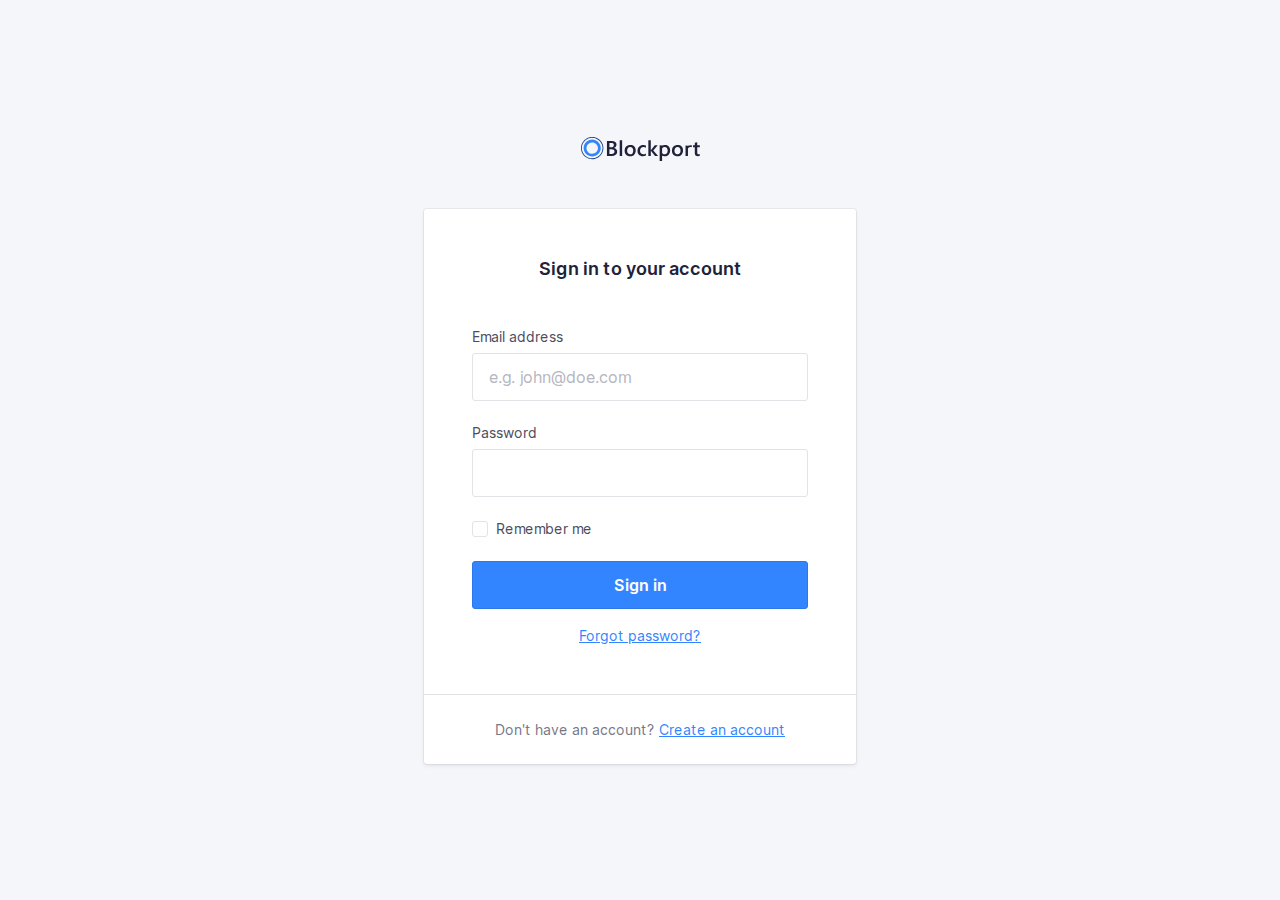
<file: index.html>
<!DOCTYPE html>
<html lang="en">
  <head>
    <meta charset="utf-8" />
    <meta http-equiv="x-ua-compatible" content="ie=edge" />
    <title>Blockport - Sign in</title>
    <meta name="description" content="This is my HTML5 boilerplate." />
    <meta name="viewport" content="width=device-width, initial-scale=1.0" />
    <meta name="msapplication-TileColor" content="#3385FF" />
    <meta name="theme-color" content="#3385FF" />

    <link rel="apple-touch-icon" sizes="180x180" href="apple-touch-icon.png" />
    <link rel="icon" type="image/png" sizes="32x32" href="favicon-32x32.png" />
    <link rel="icon" type="image/png" sizes="16x16" href="favicon-16x16.png" />
    <link rel="manifest" href="site.webmanifest" />
    <link rel="mask-icon" href="safari-pinned-tab.svg" color="#3385FF" />

    <link rel="stylesheet" href="css/normalize.css" />
    <link rel="stylesheet" href="css/screen.css" />

    <script src="script/app.js"></script>
  </head>
  <body>
    <section class="o-row o-row--lg o-row--login">
      <div class="o-container u-max-width-xs">
        <h1 class="c-logo">
          <svg
            class="c-logo__symbol"
            viewBox="0 0 119 24"
            xmlns="http://www.w3.org/2000/svg"
          >
            <path
              class="c-logo__path c-logo__path--1"
              d="M25.9496128,18.9917356 L25.9496128,4.04231406 L30.7396633,4.04231406 C32.19945,4.04231406 33.3560606,4.35834712 34.2094949,4.99041321 C35.0252057,5.55089835 35.5052521,6.4769114 35.4896465,7.4598347 C35.5056187,8.25676883 35.2485893,9.03557965 34.7604209,9.6694215 C34.2511175,10.3119823 33.5500641,10.7791057 32.7570539,11.0042975 L32.7570539,11.0459504 C33.6957957,11.1207168 34.5764055,11.5260387 35.2392256,12.1884297 C35.8602694,12.8310744 36.1707912,13.6667769 36.1707912,14.6955372 C36.1979832,15.9155062 35.6268682,17.0730015 34.6382155,17.8016529 C33.6205051,18.5950413 32.3363468,18.9917356 30.7857407,18.9917356 L25.9496128,18.9917356 Z M41.1511616,18.9918689 L38.6990404,18.9918689 L38.6990404,3.18727869 L41.1511616,3.18727869 L41.1511616,18.9918689 Z M49.1105387,19.2396694 C47.4477441,19.2396694 46.1195118,18.741157 45.1258418,17.7441322 C44.1321717,16.7471074 43.6360046,15.4247934 43.6373401,13.7771901 C43.6373401,11.9841322 44.1548767,10.5838017 45.1899495,9.57619833 C46.2250223,8.56859504 47.6200337,8.06479338 49.3749832,8.06479338 C51.0591469,8.06479338 52.3720202,8.55471073 53.3136027,9.53454547 C54.2551852,10.5143802 54.7226376,11.8730579 54.7159596,13.6105785 C54.7159596,15.313719 54.2091077,16.677686 53.195404,17.7024794 C52.1817003,18.7272727 50.8200787,19.2396694 49.1105387,19.2396694 Z M64.9231145,18.4998347 C63.986548,19.011405 62.9292595,19.2667693 61.8599663,19.2396694 C60.2572727,19.2396694 58.9657689,18.7444628 57.9854545,17.7540496 C57.0051402,16.7636364 56.5136477,15.4796694 56.5109764,13.9021488 C56.5109764,12.1434711 57.0385299,10.7312397 58.0936364,9.66545453 C59.1487429,8.59966942 60.5611166,8.0661157 62.3307576,8.06479338 C63.2258904,8.04636779 64.1144193,8.22027864 64.9351347,8.57454547 L64.9351347,10.8277686 C64.2490961,10.2941313 63.4035149,10.0011171 62.5310943,9.99471073 C61.5738178,9.96365776 60.6492491,10.3415166 59.9928283,11.0320661 C59.3330526,11.7236364 59.003165,12.6287603 59.003165,13.747438 C59.003165,14.8661157 59.3136869,15.7381818 59.9347306,16.3636364 C60.5557744,17.0023141 61.3891751,17.3216529 62.4349327,17.3216529 C63.3470917,17.3090469 64.2260005,16.9806241 64.9191077,16.3933884 L64.9191077,18.4998347 L64.9231145,18.4998347 Z M77.1256229,18.9918689 L74.0304209,18.9918689 L69.8393771,13.8605902 L69.7973064,13.8605902 L69.7973064,18.9918689 L67.3451852,18.9918689 L67.3451852,3.18727869 L69.7973064,3.18727869 L69.7973064,13.2039344 L69.8393771,13.2039344 L73.7980303,8.31462295 L76.7349663,8.31462295 L72.2814815,13.4718689 L77.1256229,18.9918689 Z M118.81569,18.8747107 C118.223016,19.1343064 117.578072,19.2557712 116.930522,19.2297521 C114.839007,19.2297521 113.793249,18.2380165 113.793249,16.2545455 L113.793249,10.2128926 L111.990219,10.2128926 L111.990219,8.31669423 L113.793249,8.31669423 L113.793249,5.84528927 L116.235354,5.15702479 L116.235354,8.31669423 L118.81569,8.31669423 L118.81569,10.2128926 L116.235354,10.2128926 L116.235354,15.5504132 C116.235354,16.1824793 116.351549,16.6340496 116.583939,16.905124 C116.81633,17.1761983 117.202312,17.3084298 117.741886,17.3018182 C118.130518,17.3099664 118.50999,17.1844984 118.81569,16.9467769 L118.81569,18.8647934 L118.81569,18.8747107 Z M109.678333,8.12826445 C110.052664,8.12904551 110.426384,8.1582218 110.796212,8.21553718 L110.796212,10.2961983 C110.392833,10.129817 109.958979,10.0480952 109.522071,10.0561983 C108.65244,10.0185786 107.815007,10.3854441 107.258266,11.0479339 C107.143588,11.1960713 107.043624,11.3548242 106.959764,11.5219835 L106.959764,18.9917356 L104.519663,18.9917356 L104.519663,8.37818184 L106.959764,8.66776859 L106.959764,8.67768594 C107.814579,8.30025824 108.742499,8.11272598 109.678333,8.12826445 Z M96.4320707,19.2396694 C94.7692761,19.2396694 93.4410438,18.741157 92.4473737,17.7441322 C91.4537037,16.7471074 90.9575366,15.4247934 90.9588721,13.7771901 C90.9588721,11.9841322 91.4764087,10.5838017 92.5114815,9.57619833 C93.5465543,8.56859504 94.9415657,8.06479338 96.6965152,8.06479338 C98.3806789,8.06479338 99.6935522,8.55471073 100.635135,9.53454547 C101.576717,10.5143802 102.04417,11.8730579 102.037492,13.6105785 C102.037492,15.313719 101.53064,16.677686 100.516936,17.7024794 C99.5032323,18.7272727 98.1416107,19.2396694 96.4320707,19.2396694 Z M87.7494781,9.53454547 C88.6883893,10.5157025 89.1578451,11.873719 89.1578451,13.608595 C89.1591806,15.3117355 88.6523287,16.6757025 87.6372896,17.7004959 C86.6222504,18.7252892 85.258625,19.2376859 83.5464141,19.2376859 C82.7065422,19.2489838 81.8737089,19.0847473 81.1023064,18.7557025 L81.1023064,23.8968595 L78.6622054,23.8968595 L78.6622054,8.31471073 L81.1023064,8.60429752 C81.9552279,8.23296681 82.8792553,8.04891403 83.8108586,8.06479338 C85.5017003,8.06479338 86.8145736,8.55471073 87.7494781,9.53454547 Z M96.5422559,9.99471073 C95.6726247,9.95709108 94.8351921,10.3239565 94.2784512,10.9864463 C93.7241864,11.6476033 93.4470539,12.5580165 93.4470539,13.7176859 C93.4470539,14.8363636 93.7275253,15.7170248 94.288468,16.3596694 C94.8529651,17.0028668 95.6823515,17.3568733 96.5422559,17.3216529 C97.5038721,17.3216529 98.2424466,17.0056198 98.7579798,16.3735537 C99.273513,15.7414876 99.5366216,14.8416529 99.5473064,13.6740496 C99.5473064,12.4998347 99.28954,11.5927273 98.7740067,10.9527273 C98.2584735,10.3127273 97.5145568,9.99338845 96.5422559,9.99471073 Z M28.4438047,6.03570248 L28.4438047,10.286281 L30.0645286,10.286281 C30.9353255,10.286281 31.6178058,10.0833058 32.1119697,9.67735538 C32.6061335,9.27140494 32.8532155,8.69619836 32.8532155,7.95173555 C32.8532155,6.67305785 31.9897643,6.03371902 30.262862,6.03371902 L28.4418013,6.03371902 L28.4438047,6.03570248 Z M28.4438047,12.2796694 L28.4438047,17.0082644 L30.5813973,17.0082644 C31.5163019,17.0082644 32.237514,16.7947108 32.7450337,16.3676033 C33.2602043,15.9259125 33.5416601,15.2742418 33.5083165,14.6003306 C33.5083165,13.0505785 32.4238271,12.2757025 30.2548485,12.2757025 L28.4518182,12.2757025 L28.4438047,12.2796694 Z M49.226734,9.99471073 C48.3571028,9.95709108 47.5196702,10.3239565 46.9629293,10.9864463 C46.4086646,11.6476033 46.131532,12.5580165 46.131532,13.7176859 C46.131532,14.8363636 46.4120034,15.7170248 46.9729461,16.3596694 C47.5370578,17.0036033 48.3664998,17.3583638 49.226734,17.3236364 C50.1883502,17.3236364 50.9269247,17.0076033 51.4424579,16.3755372 C51.9579912,15.7434711 52.2157576,14.8436364 52.2157576,13.6760331 C52.2157576,12.5018182 51.9579912,11.5947107 51.4424579,10.9547107 C50.9269247,10.3147108 50.1883502,9.99471073 49.226734,9.99471073 Z M85.8803367,16.3735537 C86.3958699,15.738843 86.6543043,14.8390083 86.6556397,13.6740496 C86.6556397,12.4985124 86.3978733,11.591405 85.8823401,10.9527273 C85.3668068,10.3140496 84.6282323,9.99471073 83.6666162,9.99471073 C82.796985,9.95709108 81.9595523,10.3239565 81.4028114,10.9864463 C81.2895823,11.124335 81.1896456,11.2724196 81.1043098,11.4287603 L81.1043098,15.9153719 C81.6149937,16.8312057 82.6094895,17.3774459 83.6646128,17.3216529 C84.626229,17.3216529 85.3648035,17.0056198 85.8803367,16.3735537 Z"
            ></path>
            <path
              class="c-logo__path c-logo__path--2"
              d="M11.1988215,19.5867769 C7.72899435,19.5891833 4.59940205,17.5218316 3.26949789,14.3488101 C1.93959376,11.1757885 2.67130845,7.5220381 5.12341434,5.09144786 C7.57552021,2.66085764 11.2650639,1.93214337 14.4714645,3.24513351 C17.6778651,4.55812363 19.7696074,7.65421885 19.771229,11.0895868 C19.7679239,15.7772288 15.9334776,19.5780304 11.1988215,19.5867769 Z M11.1988215,5.38314051 C8.86509736,5.38073339 6.75988968,6.77093308 5.86550131,8.90506387 C4.97111293,11.0391947 5.46382249,13.496632 7.11372873,15.1307206 C8.76363496,16.7648092 11.2455511,17.2534798 13.4013998,16.3687158 C15.5572486,15.4839518 16.962125,13.4001349 16.9605051,11.0895868 C16.9572,7.93949107 14.3805102,5.38572999 11.1988215,5.37917355 L11.1988215,5.38314051 Z"
            ></path>
            <path
              class="c-logo__path c-logo__path--3"
              d="M21.2917845,15.8796694 C21.3118182,15.8380165 21.3358586,15.8023141 21.3558923,15.7606612 C22.6443671,13.0744887 22.7786498,9.98607785 21.7280964,7.20021549 C20.6775431,4.41435317 18.5317957,2.16875244 15.7805219,0.975867769 L15.7805219,0.96 C15.6683333,0.910413222 15.5541414,0.874710744 15.4419529,0.82909091 C15.2937037,0.767603308 15.1434512,0.710082645 14.9931987,0.656528927 C14.792862,0.583140496 14.5925253,0.517685949 14.378165,0.458181816 C14.2319192,0.414545453 14.0856734,0.374876033 13.9394276,0.337190082 C13.7203928,0.281652893 13.501358,0.23338843 13.2823232,0.192396694 C13.1480976,0.16661157 13.0138721,0.144793388 12.8816498,0.124958678 C12.6546016,0.0905785125 12.4275533,0.0634710744 12.2005051,0.0436363637 C12.0762963,0.0337190082 11.9500842,0.0238016529 11.8258754,0.0178512397 C11.5881425,0.00462809917 11.3510774,-0.000661157024 11.1146801,0.00198347107 C10.988468,0.00198347107 10.8622559,0.00198347107 10.7380471,0.0119008265 C10.5076599,0.0218181818 10.2792761,0.0376859504 10.0528956,0.0614876034 C9.9146633,0.0753719009 9.77843434,0.0932231406 9.64220539,0.113057851 C9.44186869,0.142809918 9.22350168,0.176528926 9.01715488,0.218181818 C8.86089226,0.249917356 8.70462963,0.283636364 8.548367,0.321322314 C8.39210438,0.359008265 8.18575758,0.412561983 8.00745791,0.466115701 C7.82915825,0.519669423 7.65286195,0.577190081 7.47656566,0.638677688 C7.30026936,0.70016529 7.17405724,0.747768594 7.02580808,0.807272727 C6.82547138,0.884628098 6.63715488,0.969917355 6.44483165,1.05719008 C6.31861953,1.11471074 6.19441077,1.17421488 6.07220539,1.23768595 C5.87186869,1.34082644 5.67153199,1.45190082 5.47119529,1.56694215 C5.36301347,1.63041322 5.25683502,1.69586777 5.15065657,1.76528926 C4.95165543,1.89752066 4.75666107,2.02975207 4.5656734,2.16198347 C4.46416949,2.23603306 4.36400114,2.31140496 4.26516835,2.38809918 C4.07952302,2.52958678 3.89721661,2.67834711 3.71824916,2.83438017 C3.61607744,2.92363636 3.51791246,3.0168595 3.41774411,3.11008265 C3.25747475,3.26347108 3.10121212,3.42214876 2.94895623,3.5861157 C2.84678451,3.69719008 2.74861953,3.81024794 2.64845118,3.92528926 C2.51021886,4.08793389 2.37599327,4.25454547 2.24777778,4.42512397 C2.15161616,4.55206611 2.05946128,4.68099175 1.96930976,4.82181816 C1.90119529,4.92099175 1.82506734,5.0201653 1.75895623,5.11537188 C1.69284512,5.2105785 1.65878788,5.29190081 1.60670034,5.37917355 C1.53457912,5.49818184 1.46446128,5.61917355 1.40636364,5.74214876 C1.28415825,5.96231406 1.16796296,6.18446282 1.06178451,6.40859504 C1.02372054,6.44826445 0.995673401,6.49586778 0.981649832,6.54148761 C0.967626263,6.58710744 0.939579125,6.65454547 0.915538721,6.71008265 C0.808692479,6.95471075 0.711863077,7.20132232 0.625050505,7.44991735 C0.588989899,7.55438018 0.55426487,7.65884298 0.520875421,7.76330577 C0.444747475,8.00528927 0.377968575,8.24793388 0.320538721,8.49123966 C0.291156005,8.61157023 0.263776655,8.73190084 0.238400673,8.85223141 C0.191655443,9.07966942 0.152255892,9.30710742 0.12020202,9.53454547 C0.10016835,9.67338842 0.0821380471,9.81024795 0.0681144781,9.9490909 C0.0460774411,10.1613223 0.0320538721,10.3715703 0.022037037,10.5838017 C0.022037037,10.7365289 0.010016835,10.8872727 0.010016835,11.04 C0.010016835,11.2383471 0.010016835,11.4366942 0.026043771,11.6350413 C0.026043771,11.7917356 0.0440740741,11.9484297 0.0580976431,12.105124 C0.0761279461,12.3034711 0.104175084,12.5018182 0.132222222,12.7001653 C0.146245791,12.8429752 0.18030303,13.0036364 0.2003367,13.1543802 C0.238400673,13.3527273 0.286481481,13.5510744 0.336565657,13.7494215 C0.380639731,13.8961983 0.406683502,14.0330579 0.446750842,14.1758678 C0.506851852,14.3742149 0.576969697,14.5844628 0.647087542,14.7867769 C0.693164983,14.9157025 0.739242424,15.0446281 0.789326599,15.1715703 C0.871464646,15.3699174 0.963619529,15.5801653 1.05777778,15.7804959 C1.11387205,15.8995041 1.16996633,16.0185124 1.23006734,16.1355372 C1.33223906,16.3338843 1.44242424,16.5322314 1.55461279,16.7166942 C1.62473064,16.8357025 1.69484848,16.9527273 1.76897306,17.0677686 C1.88316498,17.2442975 2.00537037,17.4168595 2.12957912,17.587438 C2.21973064,17.7123967 2.31188552,17.8353719 2.40804714,17.9563636 C2.50420875,18.0773554 2.65646465,18.2519008 2.78468013,18.3966942 C2.91289562,18.5414876 3.02308081,18.6644628 3.14929293,18.7933884 C3.27550505,18.9223141 3.3876936,19.027438 3.51190236,19.1424794 C3.63611111,19.2575206 3.81841751,19.4241322 3.98069024,19.5590082 C4.09287879,19.6522314 4.20907407,19.7434711 4.32727273,19.8327273 C4.50957912,19.9735537 4.69388889,20.1084297 4.88621212,20.2294215 C4.9362963,20.2631405 4.98037037,20.3008265 5.03045455,20.3345455 C7.52290169,21.989742 10.5859073,22.5756212 13.5217147,21.9587191 C16.4575222,21.3418171 19.0161165,19.5746694 20.6146465,17.0598347 L20.6266667,17.0598347 C20.6647306,17.0003306 20.6947811,16.9368595 20.7328451,16.8753719 C20.8149832,16.7424794 20.8911111,16.6036364 20.9692424,16.4647934 C21.0854377,16.2763636 21.1936195,16.08 21.2917845,15.8796694 Z M6.96771044,20.4198347 C6.40765296,20.1694737 5.87129224,19.8701033 5.36501684,19.5252893 C5.18671717,19.4042975 5.01442761,19.2773554 4.84614478,19.1464463 C4.73996633,19.065124 4.63378788,18.9818182 4.53161616,18.8965289 C4.38136364,18.7715703 4.23912458,18.6406612 4.09888889,18.5097521 C3.9586532,18.378843 3.87451178,18.2995041 3.76632997,18.1884297 C3.65814815,18.0773554 3.53794613,17.9444628 3.42976431,17.8214876 C3.32158249,17.6985124 3.19737374,17.5557025 3.08718855,17.4247934 C2.97700337,17.2938843 2.91489899,17.1986777 2.83075758,17.0836364 C2.71656566,16.9249587 2.60237374,16.766281 2.49819865,16.6036364 C2.43008418,16.4965289 2.36597643,16.3894215 2.29786195,16.2803306 C2.19368687,16.1038017 2.09752525,15.9252893 1.9973569,15.7447934 C1.94126263,15.6376859 1.89117845,15.528595 1.83909091,15.4195041 C1.7609596,15.2231405 1.67681818,15.0386777 1.60069024,14.8482644 C1.55461279,14.7332231 1.51454545,14.6161983 1.47247475,14.501157 C1.40436027,14.3127273 1.34025253,14.1242975 1.28415825,13.9319008 C1.24609428,13.8029752 1.2140404,13.6760331 1.18198653,13.5490909 C1.13590909,13.3626446 1.09183502,13.1761983 1.05577441,12.9897521 C1.02973064,12.8429752 1.0076936,12.7140496 0.981649832,12.5771901 C0.953602694,12.3927273 0.92956229,12.2082644 0.911531987,12.0218182 C0.897508418,11.8809918 0.889494949,11.7401653 0.881481481,11.5993388 C0.881481481,11.4109091 0.865454545,11.2224794 0.865454545,11.0340496 C0.865454545,10.8971901 0.865454545,10.7603306 0.877474747,10.6254545 C0.877474747,10.4271074 0.899511785,10.2287603 0.919545455,10.0304132 C0.931565657,9.90743803 0.94959596,9.78247936 0.965622896,9.65950414 C0.995673401,9.44528927 1.03173401,9.23107436 1.07580808,9.01884299 C1.09784512,8.91173555 1.12188552,8.80462812 1.14792929,8.69950414 C1.20402357,8.47074382 1.27080247,8.24330577 1.34826599,8.01719009 C1.37764871,7.9246281 1.408367,7.83206612 1.44042088,7.73950414 C1.52189113,7.50545453 1.61204265,7.2740496 1.71087542,7.04528927 C1.75094276,6.95206611 1.7910101,6.86082645 1.83508418,6.76958679 C1.93525253,6.55537188 2.03542088,6.3490909 2.15762626,6.14479338 C2.21973064,6.03570248 2.27983165,5.92661158 2.34594276,5.81752064 C2.45412458,5.63900825 2.5683165,5.46644628 2.68651515,5.29586778 C2.7686532,5.17685949 2.85279461,5.0598347 2.93893939,4.94479338 C3.06047699,4.7847934 3.18602133,4.62876031 3.31557239,4.47669423 C3.40505612,4.36826447 3.49520763,4.26710742 3.58602694,4.17322312 C3.73026936,4.01983471 3.87718294,3.86842975 4.02676768,3.71900826 C4.11491582,3.63438017 4.20506734,3.55173554 4.29722222,3.47107438 C4.46016275,3.32694215 4.62710998,3.18809917 4.79806397,3.05454545 C4.88754769,2.98446281 4.978367,2.91834711 5.07052189,2.85619835 C5.24815375,2.72396694 5.42912458,2.60099173 5.61343434,2.48727273 C5.71093152,2.42512397 5.80909651,2.36561983 5.90792929,2.30876033 C6.09090349,2.20165289 6.27654882,2.09983471 6.46486532,2.00330579 C6.57705387,1.94644628 6.69057799,1.89157025 6.80543771,1.83867769 C6.98306957,1.75669422 7.16203704,1.67933884 7.34234007,1.60661157 C7.47589785,1.55239669 7.61413018,1.50082645 7.75703704,1.45190082 C7.91864196,1.39504132 8.08225029,1.34214876 8.24786195,1.29322314 C8.41347361,1.24429752 8.57975307,1.2 8.74670034,1.16033058 C8.8896072,1.12595041 9.03318182,1.09421488 9.17742424,1.06512397 C9.36841191,1.02677686 9.56073514,0.994380165 9.75439394,0.967933885 C9.87993826,0.950743802 10.0061504,0.934876033 10.1330303,0.920330577 C10.3440516,0.899173554 10.5557407,0.883966942 10.7680976,0.874710744 L11.1126768,0.874710744 C11.3317116,0.874710744 11.5514141,0.880000001 11.7717845,0.890578513 L12.1143603,0.914380167 C12.3307239,0.932892563 12.5464197,0.958677687 12.7614478,0.991735538 C12.8829854,1.01024793 13.004523,1.0307438 13.1260606,1.05322314 C13.330404,1.09157025 13.5347475,1.13652893 13.7390909,1.18809918 C13.8713131,1.22181818 14.0035354,1.25752066 14.1397643,1.29719008 C14.3320875,1.35404959 14.523743,1.41619835 14.7147306,1.48363636 C14.8509596,1.53322314 14.9851852,1.58479339 15.115404,1.64033058 C17.755199,2.69780719 19.8336285,4.79210648 20.8551251,7.42387715 C21.8766218,10.0556478 21.7496417,12.9890377 20.5044613,15.5246281 C20.4123064,15.7229752 20.3041246,15.8975206 20.207963,16.08 C20.1378451,16.2029752 20.0697306,16.3279339 19.9956061,16.4489256 C17.2731751,20.8198837 11.7011151,22.517402 6.96771044,20.4178512 L6.96771044,20.4198347 Z"
            ></path>
          </svg>
        </h1>
        <form class="c-card" action="#">
          <div class="c-card__body">
            <h2 class="c-card__title">Sign in to your account</h2>
            <p class="c-form-field">
              <label class="c-label" for="username">
                <span class="js-errorMessageEmail"> </span>Email address
              </label>
              <input
                class="c-input"
                type="email"
                name="username"
                id="username"
                placeholder="e.g. john@doe.com"
                required
              />
            </p>
            <p class="c-form-field">
              <label class="c-label" for="password"
                ><span class="js-errorMessagePassword"> </span> Password
              </label>
              <input
                class="c-input"
                type="password"
                name="password"
                id="password"
                required
              />
            </p>
            <!-- Custom checkbox -->
            <p class="c-form-field c-form-field--option">
              <input
                class="o-hide-accessible c-option c-option--hidden js-remember-input"
                type="checkbox"
                id="customRememberme"
              />
              <label
                class="c-label c-label--option c-custom-option js-remember-label"
                for="customRememberme"
              >
                <span
                  class="c-custom-option__fake-input c-custom-option__fake-input--checkbox"
                >
                  <svg
                    class="c-custom-option__symbol"
                    xmlns="http://www.w3.org/2000/svg"
                    viewBox="0 0 9 6.75"
                  >
                    <path
                      d="M4.75,9.5a1,1,0,0,1-.707-.293l-2.25-2.25A1,1,0,1,1,3.207,5.543L4.75,7.086,8.793,3.043a1,1,0,0,1,1.414,1.414l-4.75,4.75A1,1,0,0,1,4.75,9.5"
                      transform="translate(-1.5 -2.75)"
                    />
                  </svg>
                </span>
                Remember me
              </label>
            </p>
            <p class="u-mb-md">
              <!-- Button -->
              <button class="o-button-reset c-button js-sign-in-button">
                Sign in
              </button>
            </p>
            <p class="u-text-sm u-align-text-center">
              <a href="#!"> Forgot password? </a>
            </p>
          </div>
          <div class="c-card__footer">
            <p class="u-align-text-center u-text-sm u-color-neutral-dark">
              Don't have an account? <a href="#">Create an account</a>
            </p>
          </div>
        </form>
      </div>
    </section>
  </body>
</html>
</file>
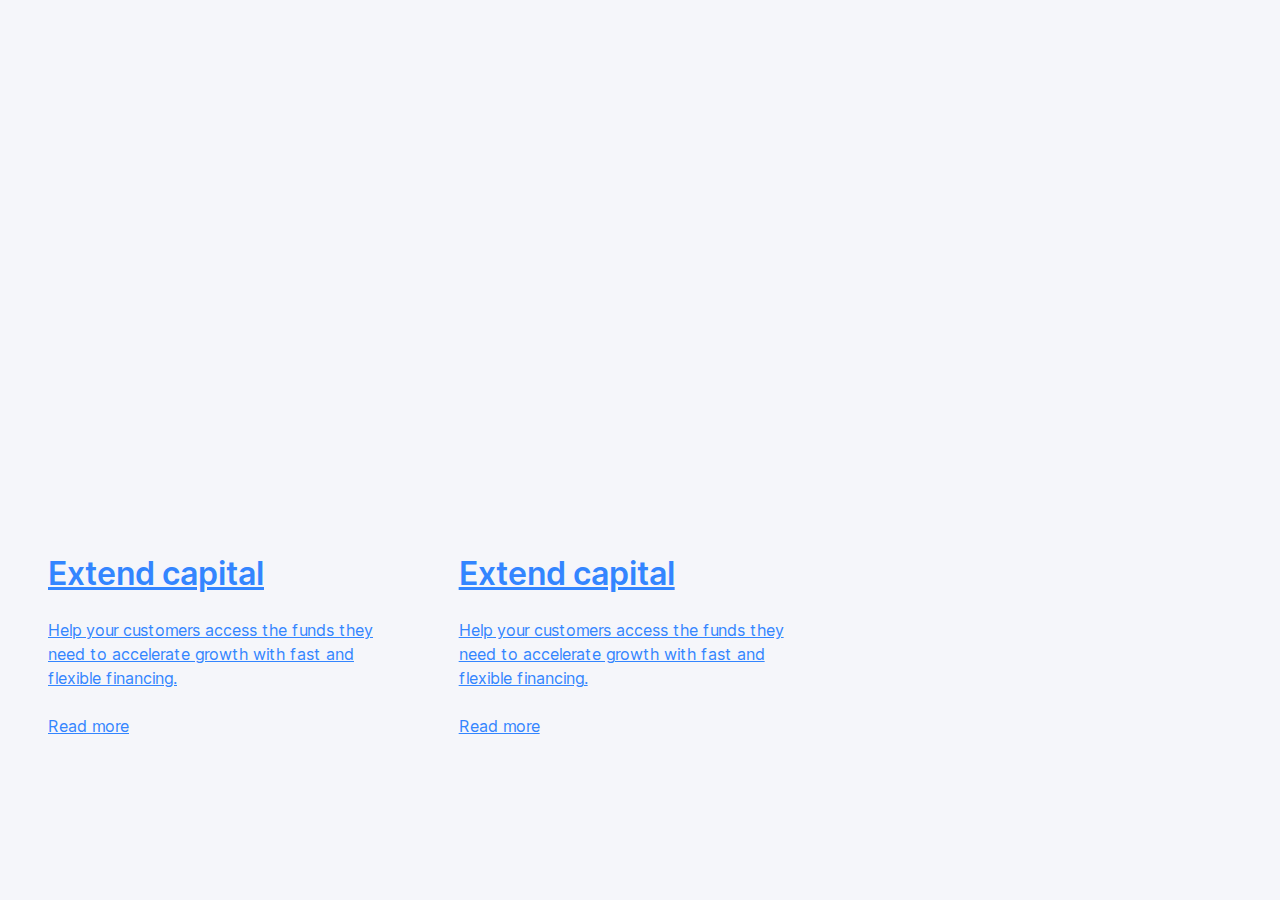
<file: cards.html>
<!doctype html>
<html lang="en">
    <head>
        <meta charset="utf-8">
        <meta http-equiv="x-ua-compatible" content="ie=edge">
        <title>Blockport - Sign in</title>
        <meta name="description" content="This is my HTML5 boilerplate.">
        <meta name="viewport" content="width=device-width, initial-scale=1.0">
        <meta name="msapplication-TileColor" content="#3385FF">
        <meta name="theme-color" content="#3385FF">

        <link rel="apple-touch-icon" sizes="180x180" href="apple-touch-icon.png">
        <link rel="icon" type="image/png" sizes="32x32" href="favicon-32x32.png">
        <link rel="icon" type="image/png" sizes="16x16" href="favicon-16x16.png">
        <link rel="manifest" href="site.webmanifest">
        <link rel="mask-icon" href="safari-pinned-tab.svg" color="#3385FF">

        <link rel="stylesheet" href="css/normalize.css">
		<link rel="stylesheet" href="css/screen.css">
    </head>
    <body>
        <section class="o-row o-row--lg o-row--login">
            <div class="o-container">
                <div class="o-layout o-layout--gutter-lg">
                    <div class="o-layout__item u-1-of-3-bp3">
                        <a href="#!" class="c-tent">
                            <div class="c-tent__icon-wrapper">
                                <svg class="c-tent__icon c-icon" xmlns="http://www.w3.org/2000/svg" viewBox="0 0 48 48">
                                    <g fill="none" fill-rule="evenodd">
                                        <circle class="c-icon__path c-icon__path--color-1" cx="24" cy="24" r="23"></circle>
                                        <path class="c-icon__path c-icon__path--color-2" d="M23.03 36v-3.74a11.64 11.64 0 0 1-3.77-1.07v-3.07a8.36 8.36 0 0 0 4.56 1.5c1.67 0 2.82-.86 2.82-2.11 0-3.15-7.64-1.62-7.64-7.12 0-2.25 1.59-3.94 4.03-4.48V12h2.84v3.74c1.1.1 2.23.38 3.36.9v2.98a8 8 0 0 0-4.15-1.25c-1.6 0-2.72.77-2.72 1.97 0 3 7.64 1.46 7.64 7.11 0 2.33-1.62 4.1-4.13 4.66V36h-2.84z">
                                        </path>
                                    </g>
                                </svg>
                            </div>
                            <div class="c-tent__body">
                                <div class="c-tent__content">
                                    <h2 class="c-tent__title">
                                        Extend capital
                                    </h2>
                                    <p>
                                        Help your customers access the funds they need to accelerate growth with fast and flexible financing.
                                    </p>
                                </div>
                                <div class="c-tent__action">
                                    Read more
                                </div>
                            </div>                           
                        </a>
                    </div>
                    <div class="o-layout__item u-1-of-3-bp3">
                        <a href="#!" class="c-tent">
                            <div class="c-tent__icon-wrapper">
                                <svg class="c-tent__icon c-icon" xmlns="http://www.w3.org/2000/svg" viewBox="0 0 48 48">
                                    <g fill="none" transform="translate(1 8)">
                                        <path class="c-icon__path c-icon__path--color-1"
                                            d="M44,32 L13,32 C11.8954305,32 11,31.1045695 11,30 L11,19.2 L33.455,19.2 L33.455,18 L46,18 L46,30 C46,31.1045695 45.1045695,32 44,32 Z M33.455,9 L44,9 C45.1045695,9 46,9.8954305 46,11 L46,13 L33.455,13 L33.455,9 Z">
                                        </path>
                                        <path class="c-icon__path c-icon__path--color-2"
                                            d="M33,23 L2,23 C0.8954305,23 0,22.1045695 0,21 L0,2 C0,0.8954305 0.8954305,0 2,0 L33,0 C34.1045695,0 35,0.8954305 35,2 L35,21 C35,22.1045695 34.1045695,23 33,23 Z M10,7 C10,6.44771525 9.55228475,6 9,6 L4,6 C3.44771525,6 3,6.44771525 3,7 L3,10 C3,10.5522847 3.44771525,11 4,11 L9,11 C9.55228475,11 10,10.5522847 10,10 L10,7 Z">
                                        </path>
                                    </g>
                                </svg>
                            </div>
                            <div class="c-tent__body">
                                <div class="c-tent__content">
                                    <h2 class="c-tent__title">
                                        Extend capital
                                    </h2>
                                    <p>
                                        Help your customers access the funds they need to accelerate growth with fast and flexible financing.
                                    </p>
                                </div>
                                <div class="c-tent__action">
                                    Read more
                                </div>
                            </div>                           
                        </a>
                    </div>
                </div>                
            </div>
        </section>
    </body>
</html>
</file>
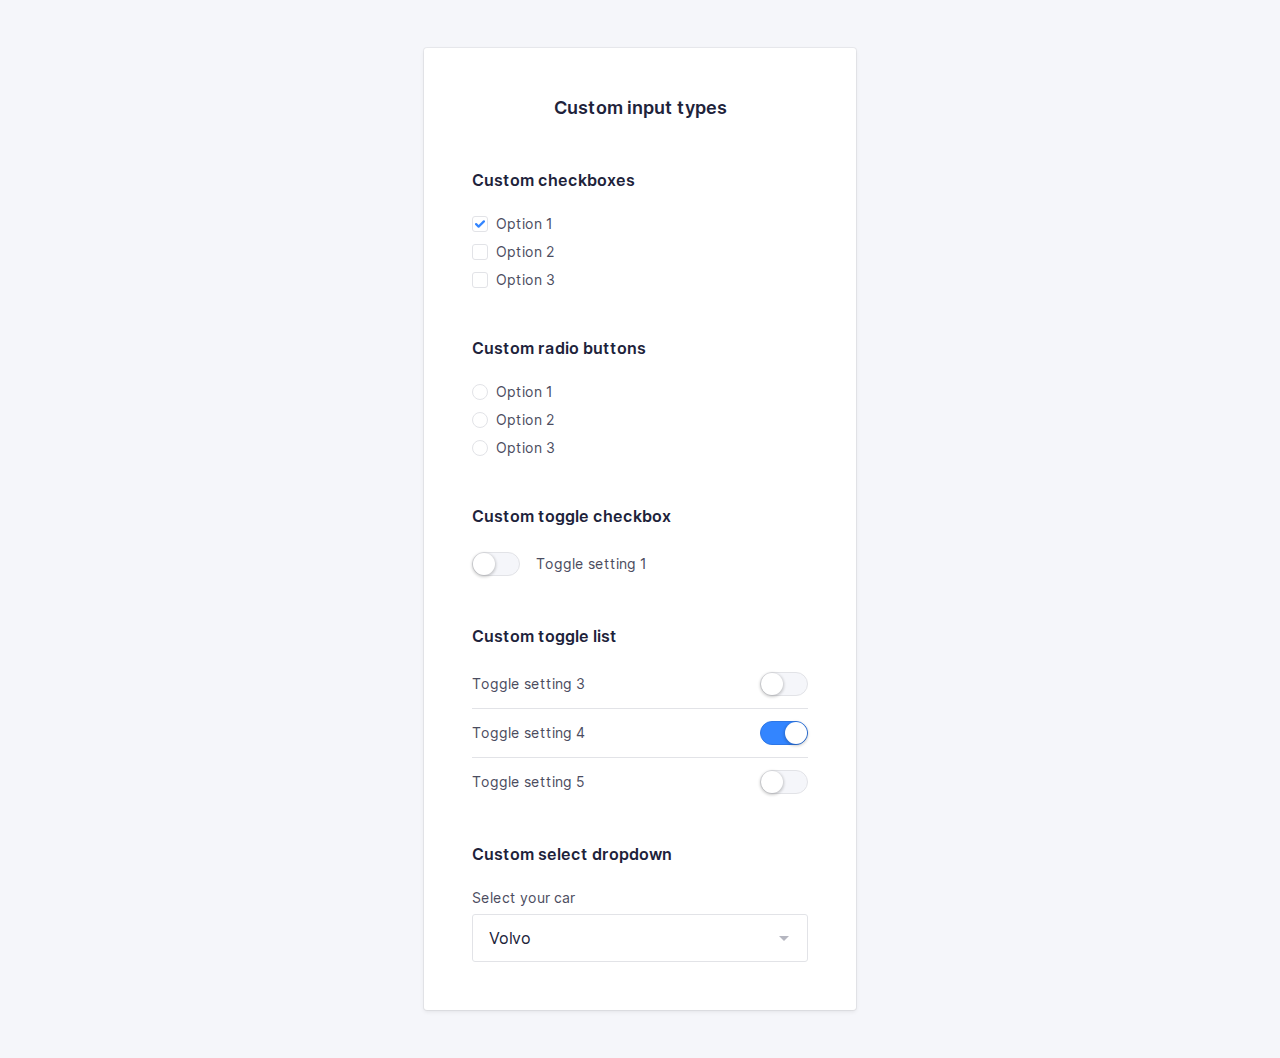
<file: inputs.html>
<!doctype html>
<html lang="en">

<head>
    <meta charset="utf-8">
    <meta http-equiv="x-ua-compatible" content="ie=edge">
    <title>Blockport - Custom input types</title>
    <meta name="description" content="This is my HTML5 boilerplate.">
    <meta name="viewport" content="width=device-width, initial-scale=1.0">
    <meta name="msapplication-TileColor" content="#3385FF">
    <meta name="theme-color" content="#3385FF">

    <link rel="apple-touch-icon" sizes="180x180" href="apple-touch-icon.png">
    <link rel="icon" type="image/png" sizes="32x32" href="favicon-32x32.png">
    <link rel="icon" type="image/png" sizes="16x16" href="favicon-16x16.png">
    <link rel="manifest" href="site.webmanifest">
    <link rel="mask-icon" href="safari-pinned-tab.svg" color="#3385FF">

    <link rel="stylesheet" href="css/normalize.css">
    <link rel="stylesheet" href="css/screen.css">
</head>

<body>
    <section class="o-row o-row--lg o-row--login o-row--beta">
        <div class="o-container u-max-width-xs">
            <form class="c-card" action="#">
                <div class="c-card__body">
                    <h2 class="c-card__title">
                        Custom input types
                    </h2>
                    <div class="o-section">
                        <!-- Custom checkboxes -->
                        <h5>
                            Custom checkboxes
                        </h5>
                        <ul class="o-list c-option-list">
                            <li class="c-form-field c-form-field--option c-option-list__item">
                                <input class="o-hide-accessible c-option c-option--hidden" type="checkbox"
                                    id="checkbox1" checked>
                                <label class="c-label c-label--option c-custom-option" for="checkbox1">
                                    <span class="c-custom-option__fake-input c-custom-option__fake-input--checkbox">
                                        <svg class="c-custom-option__symbol" xmlns="http://www.w3.org/2000/svg"
                                            viewBox="0 0 9 6.75">
                                            <path
                                                d="M4.75,9.5a1,1,0,0,1-.707-.293l-2.25-2.25A1,1,0,1,1,3.207,5.543L4.75,7.086,8.793,3.043a1,1,0,0,1,1.414,1.414l-4.75,4.75A1,1,0,0,1,4.75,9.5"
                                                transform="translate(-1.5 -2.75)" />
                                        </svg>
                                    </span>
                                    Option 1
                                </label>
                            </li>
                            <li class="c-form-field c-form-field--option c-option-list__item">
                                <input class="o-hide-accessible c-option c-option--hidden" type="checkbox"
                                    id="checkbox2">
                                <label class="c-label c-label--option c-custom-option" for="checkbox2">
                                    <span class="c-custom-option__fake-input c-custom-option__fake-input--checkbox">
                                        <svg class="c-custom-option__symbol" xmlns="http://www.w3.org/2000/svg"
                                            viewBox="0 0 9 6.75">
                                            <path
                                                d="M4.75,9.5a1,1,0,0,1-.707-.293l-2.25-2.25A1,1,0,1,1,3.207,5.543L4.75,7.086,8.793,3.043a1,1,0,0,1,1.414,1.414l-4.75,4.75A1,1,0,0,1,4.75,9.5"
                                                transform="translate(-1.5 -2.75)" />
                                        </svg>
                                    </span>
                                    Option 2
                                </label>
                            </li>
                            <li class="c-form-field c-form-field--option c-option-list__item">
                                <input class="o-hide-accessible c-option c-option--hidden" type="checkbox"
                                    id="checkbox3">
                                <label class="c-label c-label--option c-custom-option" for="checkbox3">
                                    <span class="c-custom-option__fake-input c-custom-option__fake-input--checkbox">
                                        <svg class="c-custom-option__symbol" xmlns="http://www.w3.org/2000/svg"
                                            viewBox="0 0 9 6.75">
                                            <path
                                                d="M4.75,9.5a1,1,0,0,1-.707-.293l-2.25-2.25A1,1,0,1,1,3.207,5.543L4.75,7.086,8.793,3.043a1,1,0,0,1,1.414,1.414l-4.75,4.75A1,1,0,0,1,4.75,9.5"
                                                transform="translate(-1.5 -2.75)" />
                                        </svg>
                                    </span>
                                    Option 3
                                </label>
                            </li>
                        </ul>
                    </div>
                    <div class="o-section">
                        <!-- Custom radio buttons -->
                        <h5>
                            Custom radio buttons
                        </h5>
                        <ul class="o-list c-option-list">
                            <li class="c-form-field c-form-field--option c-option-list__item">
                                <input class="o-hide-accessible c-option c-option--hidden" type="radio" name="radios"
                                    id="radio1">
                                <label class="c-label c-label--option c-custom-option" for="radio1">
                                    <span class="c-custom-option__fake-input c-custom-option__fake-input--radio">
                                        <span class="c-custom-option__symbol"></span>
                                    </span>
                                    Option 1
                                </label>
                            </li>
                            <li class="c-form-field c-form-field--option c-option-list__item">
                                <input class="o-hide-accessible c-option c-option--hidden" type="radio" name="radios"
                                    id="radio2">
                                <label class="c-label c-label--option c-custom-option" for="radio2">
                                    <span class="c-custom-option__fake-input c-custom-option__fake-input--radio">
                                        <span class="c-custom-option__symbol"></span>
                                    </span>
                                    Option 2
                                </label>
                            </li>
                            <li class="c-form-field c-form-field--option c-option-list__item">
                                <input class="o-hide-accessible c-option c-option--hidden" type="radio" name="radios"
                                    id="radio3">
                                <label class="c-label c-label--option c-custom-option" for="radio3">
                                    <span class="c-custom-option__fake-input c-custom-option__fake-input--radio">
                                        <span class="c-custom-option__symbol"></span>
                                    </span>
                                    Option 3
                                </label>
                            </li>
                        </ul>
                    </div>
                    <div class="o-section">
                        <!-- Custom toggle checkboxes -->
                        <h5>
                            Custom toggle checkbox
                        </h5>
                        <p>
                            <input class="o-hide-accessible c-option c-option--hidden" type="checkbox" id="toggle1">
                            <label class="c-label c-label--option c-custom-toggle" for="toggle1">
                                <span class="c-custom-toggle__fake-input">
                                </span>
                                Toggle setting 1
                            </label>
                        </p>
                    </div>
                    <div class="o-section">
                        <h5>
                            Custom toggle list
                        </h5>
                        <ul class="o-list c-custom-toggle-list">
                            <li class="c-custom-toggle-list__item">
                                <input class="o-hide-accessible c-option c-option--hidden" type="checkbox" id="toggle3">
                                <label class="c-label c-label--option c-custom-toggle c-custom-toggle--inverted"
                                    for="toggle3">
                                    <span class="c-custom-toggle__fake-input">
                                    </span>
                                    Toggle setting 3
                                </label>
                            </li>
                            <li class="c-custom-toggle-list__item">
                                <input class="o-hide-accessible c-option c-option--hidden" type="checkbox" id="toggle4"
                                    checked>
                                <label class="c-label c-label--option c-custom-toggle c-custom-toggle--inverted"
                                    for="toggle4">
                                    <span class="c-custom-toggle__fake-input">
                                    </span>
                                    Toggle setting 4
                                </label>
                            </li>
                            <li class="c-custom-toggle-list__item">
                                <input class="o-hide-accessible c-option c-option--hidden" type="checkbox" id="toggle5">
                                <label class="c-label c-label--option c-custom-toggle c-custom-toggle--inverted"
                                    for="toggle5">
                                    <span class="c-custom-toggle__fake-input">
                                    </span>
                                    Toggle setting 5
                                </label>
                            </li>
                        </ul>
                    </div>
                    <div class="o-section">
                        <!-- Custom select -->
                        <h5>
                            Custom select dropdown
                        </h5>
                        <p class="c-form-field">
                            <label class="c-label" for="select1">
                                Select your car
                            </label>
                            <span class="c-custom-select">
                                <select class="c-input c-custom-select__input" class="" name="select1" id="select1">
                                    <option value="volvo">Volvo</option>
                                    <option value="saab">Saab</option>
                                    <option value="mercedes">Mercedes</option>
                                    <option value="audi">Audi</option>
                                </select>
                                <svg class="c-custom-select__symbol" xmlns="http://www.w3.org/2000/svg"
                                    viewBox="0 0 24 24">
                                    <path d="M7,10l5,5,5-5Z" />
                                </svg>
                            </span>
                        </p>
                    </div>
                </div>
            </form>
        </div>
    </section>
</body>

</html>
</file>
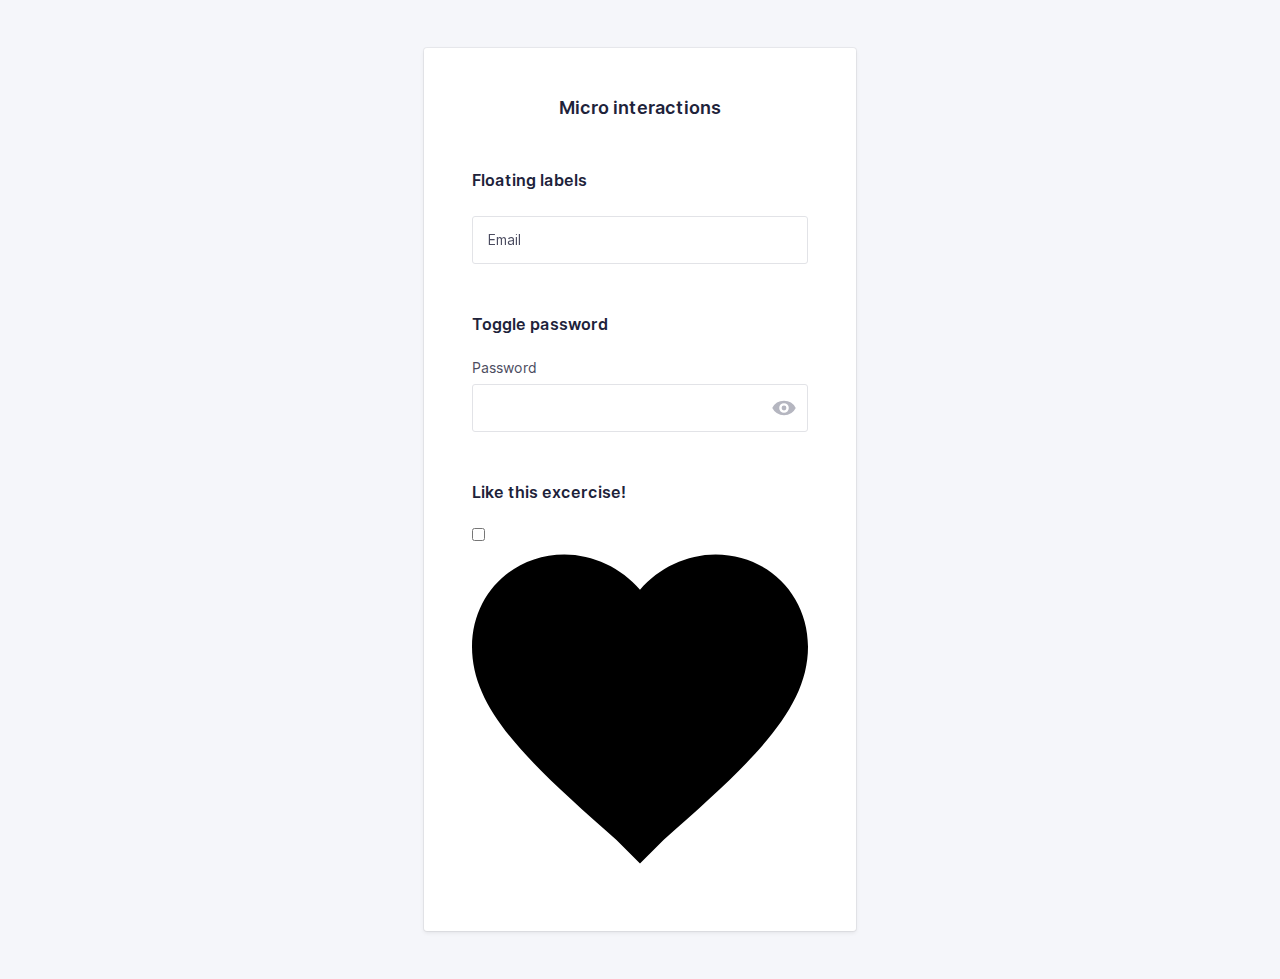
<file: interactions.html>
<!DOCTYPE html>
<html lang="en">
  <head>
    <meta charset="utf-8" />
    <meta http-equiv="x-ua-compatible" content="ie=edge" />
    <title>Blockport - Custom input types</title>
    <meta name="description" content="This is my HTML5 boilerplate." />
    <meta name="viewport" content="width=device-width, initial-scale=1.0" />
    <meta name="msapplication-TileColor" content="#3385FF" />
    <meta name="theme-color" content="#3385FF" />

    <link rel="apple-touch-icon" sizes="180x180" href="apple-touch-icon.png" />
    <link rel="icon" type="image/png" sizes="32x32" href="favicon-32x32.png" />
    <link rel="icon" type="image/png" sizes="16x16" href="favicon-16x16.png" />
    <link rel="manifest" href="site.webmanifest" />
    <link rel="mask-icon" href="safari-pinned-tab.svg" color="#3385FF" />

    <link rel="stylesheet" href="css/normalize.css" />
    <link rel="stylesheet" href="css/screen.css" />

    <script src="script/app.js"></script>
  </head>

  <body>
    <section class="o-row o-row--lg o-row--login o-row--beta">
      <div class="o-container u-max-width-xs js-interactions">
        <form class="c-card" action="#">
          <div class="c-card__body">
            <h2 class="c-card__title">Micro interactions</h2>
            <div class="o-section">
              <h5>Floating labels</h5>
              <p class="c-form-field">
                <label
                  class="c-label c-label--floating js-label"
                  for="username"
                >
                  Email
                </label>
                <input
                  class="c-input js-input-email"
                  type="email"
                  name="username"
                  id="username"
                  required
                />
              </p>
            </div>
            <div class="o-section">
              <h5>Toggle password</h5>
              <p class="c-form-field">
                <label class="c-label" for="password"> Password </label>
                <span class="c-toggle-password-container">
                  <input
                    class="c-input js-input"
                    type="password"
                    name="password"
                    id="password"
                    required
                  />
                  <span class="c-toggle-password">
                    <input
                      class="c-toggle-password__checkbox"
                      type="checkbox"
                      id="togglePassword"
                    />
                    <label
                      class="c-toggle-password__label"
                      for="togglePassword"
                    >
                      <svg
                        class="c-toggle-password__icon c-toggle-password__icon--hide"
                        xmlns="http://www.w3.org/2000/svg"
                        viewBox="0 0 20 20"
                      >
                        <path
                          d="M19.009,73.18l-1.77,1.78a3.908,3.908,0,0,0-1.037-.137,4,4,0,0,0-3.857,5.065l-.007-.028-2.76,2.75A11.106,11.106,0,0,1,6.4,78.82,11.014,11.014,0,0,1,19.076,73.2L19,73.18Zm3.8,1.85a11.163,11.163,0,0,1,3.2,3.79,11.014,11.014,0,0,1-12.7,5.622l.077.018,1.77-1.78a3.907,3.907,0,0,0,1.037.137,4,4,0,0,0,3.857-5.065l.007.028,2.76-2.75Zm-.25-3.99,1.42,1.42L9.839,86.6l-1.42-1.42Z"
                          transform="translate(-6.199 -68.82)"
                        />
                      </svg>
                      <svg
                        class="c-toggle-password__icon c-toggle-password__icon--show"
                        xmlns="http://www.w3.org/2000/svg"
                        viewBox="0 0 20 20"
                      >
                        <path
                          d="M6.4,133.876a11,11,0,0,1,19.571-.061l.029.061a11,11,0,0,1-19.571.061l-.029-.061Zm9.8,4a4,4,0,1,0,0-8h0a4,4,0,0,0,0,8Zm0-2a2,2,0,0,1,0-4h0a2,2,0,1,1,0,4Z"
                          transform="translate(-6.2 -123.876)"
                        />
                      </svg>
                      <span class="o-hide-accessible"> Show password </span>
                    </label>
                  </span>
                </span>
              </p>
            </div>
            <div class="o-section">
              <h5>Like this excercise!</h5>
              <p>
                <input type="checkbox" />
                <label>
                  <svg
                    xmlns="http://www.w3.org/2000/svg"
                    xmlns:xlink="http://www.w3.org/1999/xlink"
                    version="1.1"
                    viewBox="0 0 510 510"
                    xml:space="preserve"
                  >
                    <path
                      d="M255,489.6l-35.7-35.7C86.7,336.6,0,257.55,0,160.65C0,81.6,61.2,20.4,140.25,20.4c43.35,0,86.7,20.4,114.75,53.55 C283.05,40.8,326.4,20.4,369.75,20.4C448.8,20.4,510,81.6,510,160.65c0,96.9-86.7,175.95-219.3,293.25L255,489.6z"
                    />
                  </svg>
                </label>
              </p>
            </div>
          </div>
        </form>
      </div>
    </section>
  </body>
</html>
</file>
<file: css/screen.css>
/*------------------------------------*\
#FONTS
\*------------------------------------*/

@font-face {
    font-family: "Inter Web";
    font-weight: 400;
    src: url("../fonts/Inter-Regular.woff2") format("woff2")
}

@font-face {
    font-family: "Inter Web";
    font-weight: 600;
    src: url("../fonts/Inter-SemiBold.woff2") format("woff2")
}

/*------------------------------------*\
#Variables
\*------------------------------------*/

:root {
    /* Global colors */
    --global-color-alpha-light: #4F95FF;
    --global-color-alpha: #3385FF;
    --global-color-alpha-dark: #2E77E6;
    --global-color-alpha-x-dark: #1B4186;
    --global-color-alpha-transparent: #3385ffbf;
    --global-color-alpha-x-transparent: #3385ff4d;

    --global-color-neutral-xxxx-light: #F5F6FA;
    --global-color-neutral-xxx-light: #E2E3E7;
    --global-color-neutral-xx-light: #caccd4;
    --global-color-neutral-x-light: #b5b6c0;
    --global-color-neutral-light: #a0a1ad;
    --global-color-neutral: #8b8c9a;
    --global-color-neutral-dark: #757787;
    --global-color-neutral-x-dark: #606274;
    --global-color-neutral-xx-dark: #4b4c60;
    --global-color-neutral-xxx-dark: #35374d;
    --global-color-neutral-xxxx-dark: #20223a;

    /* global page settings */
    --global-html-color: var(--global-color-neutral-xxxx-dark);
    --global-html-backgroundColor: var(--global-color-neutral-xxxx-light);
    --global-selection-backgroundColor: var(--global-color-alpha);

    /* borders */
    --global-borderRadius: 3px;
    --global-borderWidth: 1px;

    /* transitions */
    --global-transitionTiming-alpha: .1s ease-out;

    /* Baseline settings */
    --global-baseline: 8px;
    --global-whitespace: calc(var(--global-baseline) * 3);
    /* = 24px */

    --global-whitespace-xs: calc(var(--global-baseline) / 2);
    /* = 4px */
    --global-whitespace-sm: calc(var(--global-baseline) * 1);
    /*  = 8px */
    --global-whitespace-md: calc(var(--global-baseline) * 2);
    /*  = 16px */
    --global-whitespace-lg: calc(var(--global-baseline) * 4);
    /*  = 32px */
    --global-whitespace-xl: calc(var(--global-whitespace) * 2);
    /*  = 48px */
    --global-whitespace-xxl: calc(var(--global-whitespace) * 3);
    /*  = 72px */

    /* forms */
    --global-placeholder-color: var(--global-color-neutral-x-light);
    --global-input-backgroundColor: White;
    --global-input-color: var(--global-color-neutral-xxxx-dark);
    --global-input-borderColor: var(--global-color-neutral-xxx-light);
    --global-input-hover-borderColor: var(--global-color-neutral-xx-light);
    --global-input-focus-borderColor: var(--global-color-alpha);
    --global-input-focus-boxShadowColor: var(--global-color-alpha-x-transparent);
    --global-input-focus-boxShadow: 0 0 0 3px var(--global-input-focus-boxShadowColor);
}

/*------------------------------------*\
#GENERIC
\*------------------------------------*/

/*
    Generic: Page
    ---
    Global page styles + universal box-sizing:
*/

html {
    background-color: var(--global-html-backgroundColor);
    color: var(--global-html-color);
    font-size: 16px;
    line-height: 1.5;
    font-family: "Inter Web", Helvetica, arial, sans-serif;
    box-sizing: border-box;
    -webkit-font-smoothing: antialiased;
    -moz-osx-font-smoothing: grayscale;
}

*,
*:before,
*:after {
    box-sizing: inherit;
}

/*
* Remove text-shadow in selection highlight:
* https://twitter.com/miketaylr/status/12228805301
*
* Customize the background color to match your design.
*/

::-moz-selection {
    background: var(--global-selection-backgroundColor);
    color: white;
    text-shadow: none;
}

::selection {
    background: var(--global-selection-backgroundColor);
    color: white;
    text-shadow: none;
}

/*------------------------------------*\
#Elements
\*------------------------------------*/

/*
Elements: Images
---
Default markup for images to make them responsive
*/

img {
    max-width: 100%;
    vertical-align: top;
}

/*
    Elements: typography
    ---
    Default markup for typographic elements
*/

h1,
h2,
h3 {
    font-weight: 600;
}

h1 {
    font-size: 36px;
    line-height: 48px;
    margin: 0 0 var(--global-whitespace);
}

h2 {
    font-size: 32px;
    line-height: 40px;
    margin: 0 0 var(--global-whitespace);
}

h3 {
    font-size: 26px;
    line-height: 32px;
    margin: 0 0 var(--global-whitespace);
}

h4,
h5,
h6 {
    font-size: 16px;
    font-weight: 600;
    line-height: 24px;
    margin: 0 0 var(--global-whitespace);
}

p,
ol,
ul,
dl,
table,
address,
figure {
    margin: 0 0 var(--global-whitespace);
}

ul,
ol {
    padding-left: var(--global-whitespace);
}

li ul,
li ol {
    margin-bottom: 0;
}

blockquote {
    font-style: normal;
    font-size: 23px;
    line-height: 32px;
    margin: 0 0 var(--global-whitespace);
}

blockquote * {
    font-size: inherit;
    line-height: inherit;
}

figcaption {
    font-weight: 400;
    font-size: 12px;
    line-height: 16px;
    margin-top: var(--global-whitespace-sm);
}

hr {
    border: 0;
    height: 1px;
    background: LightGrey;
    margin: 0 0 var(--global-whitespace);
}

a,
a:visited {
    transition: all var(--global-transitionTiming-alpha);
    color: var(--global-color-alpha);
    outline-color: var(--global-link-BoxShadowColor);
    outline-width: medium;
    outline-offset: 2px;
}

a:hover,
a:focus {
    color: var(--global-color-alpha-light);
}

a:active {
    color: var(--global-color-alpha-dark);
}

label,
input {
    display: block;
}

select {
    width: 100%;
}

input::placeholder {
    color: var(--global-placeholder-color);
}

/*------------------------------------*\
#OBJECTS
\*------------------------------------*/

/*
    Objects: Row
    ---
    Creates a horizontal row that stretches the viewport and adds padding around children
*/

.o-row {
    position: relative;
    padding: var(--global-whitespace) var(--global-whitespace) 0;
}

.o-row--login {
    min-height: 100vh;
    display: flex;
    align-items: center;
}

/* size modifiers */

.o-row--lg {
    padding-top: var(--global-whitespace-xl);
    padding-bottom: var(--global-whitespace);
}

.o-row--xl {
    padding-top: var(--global-whitespace-xxl);
    padding-bottom: var(--global-whitespace-xl);
}

@media (min-width: 768px) {
    .o-row {
        padding-left: var(--global-whitespace-xl);
        padding-right: var(--global-whitespace-xl);
    }
}

@media (min-width: 992px) {
    .o-row--xl {
        padding-top: 96px;
        padding-bottom: var(--global-whitespace-xxl);
    }
}

/*
    Objects: Container
    ---
    Creates a horizontal container that sets de global max-width
*/

.o-container {
    margin-left: auto;
    margin-right: auto;
    max-width: 79.5em;
    /* 79.5 * 16px = 1272 */
    width: 100%;
}

/*
    Objects: section
    ---
    Creates vertical whitespace between adjacent sections inside a row
*/

.o-section {
    position: relative;
}

.o-section+.o-section {
    padding-top: var(--global-whitespace);
}

@media (min-width: 768px) {

    .o-section--lg+.o-section--lg,
    .o-section--xl+.o-section--xl {
        padding-top: var(--global-whitespace-xl);
    }
}

@media (min-width: 992px) {
    .o-section--xl+.o-section--xl {
        padding-top: var(--global-whitespace-xxl);
    }
}

/*
    Objects: Layout
    ---
    The layout object provides us with a column-style layout system. This object
    contains the basic structural elements, but classes should be complemented
    with width utilities
*/

.o-layout {
    display: flex;
    flex-wrap: wrap;
}

.o-layout__item {
    width: 100%;
}

/* gutter modifiers, these affect o-layout__item too */

.o-layout--gutter {
    margin: 0 -12px;
}

.o-layout--gutter>.o-layout__item {
    padding: 0 calc(var(--global-whitespace) / 2);
}

.o-layout--gutter-sm {
    margin: 0 -6px;
}

.o-layout--gutter-sm>.o-layout__item {
    padding: 0 6px;
}

.o-layout--gutter-lg {
    margin: 0 -24px;
}

.o-layout--gutter-lg>.o-layout__item {
    padding: 0 24px;
}

.o-layout--gutter-xl {
    margin: 0 -48px;
}

.o-layout--gutter-xl>.o-layout__item {
    padding: 0 var(--global-whitespace-xl);
}

/* reverse horizontal row modifier */

.o-layout--row-reverse {
    flex-direction: row-reverse;
}

/* Horizontal alignment modifiers*/

.o-layout--justify-start {
    justify-content: flex-start;
}

.o-layout--justify-end {
    justify-content: flex-end;
}

.o-layout--justify-center {
    justify-content: center;
}

.o-layout--justify-space-around {
    justify-content: space-around;
}

.o-layout--justify-space-evenly {
    justify-content: space-evenly;
}

.o-layout--justify-space-between {
    justify-content: space-between;
}

/* Vertical alignment modifiers */

.o-layout--align-start {
    align-items: flex-start;
}

.o-layout--align-end {
    align-items: flex-end;
}

.o-layout--align-center {
    align-items: center;
}

.o-layout--align-baseline {
    align-items: baseline;
}

/* Vertical alignment modifiers that only work if there is one than one flex item */

.o-layout--align-content-start {
    align-content: start;
}

.o-layout--align-content-end {
    align-content: end;
}

.o-layout--align-content-center {
    align-content: center;
}

.o-layout--align-content-space-around {
    align-content: space-around;
}

.o-layout--align-content-space-between {
    align-content: space-between;
}

/*
    Objects: List
    ---
    Small reusable object to remove default list styling from lists
*/

.o-list {
    list-style: none;
    padding: 0;
}

/*
    Object: Button reset
    ---
    Small button reset object
*/

.o-button-reset {
    border: none;
    margin: 0;
    padding: 0;
    width: auto;
    overflow: visible;
    background: transparent;

    /* inherit font & color from ancestor */
    color: inherit;
    font: inherit;

    /* Normalize `line-height`. Cannot be changed from `normal` in Firefox 4+. */
    line-height: normal;

    /* Corrects font smoothing for webkit */
    -webkit-font-smoothing: inherit;
    -moz-osx-font-smoothing: inherit;

    /* Corrects inability to style clickable `input` types in iOS */
    -webkit-appearance: none;
}

/*
    Object: Hide accessible
    ---
    Accessibly hide any element
*/

.o-hide-accessible {
    position: absolute;
    width: 1px;
    height: 1px;
    padding: 0;
    margin: -1px;
    overflow: hidden;
    clip: rect(0, 0, 0, 0);
    border: 0;
}

/*------------------------------------*\
#COMPONENTS
\*------------------------------------*/

/*
    Component: Logo
    ---
    Website main logo
*/

.c-logo {
    --logo__path--1--Fill: var(--global-color-neutral-xxxx-dark);
    --logo__path--2--Fill: var(--global-color-alpha);
    --logo__path--3--Fill: var(--global-color-alpha-x-dark);
    height: var(--global-whitespace);
    display: flex;
    align-items: center;
    justify-content: center;
    margin-bottom: var(--global-whitespace-xl);
}

.c-logo__symbol {
    height: 100%;
}

.c-logo__path--1 {
    fill: var(--logo__path--1--Fill);
}

.c-logo__path--2 {
    fill: var(--logo__path--2--Fill);
}

.c-logo__path--3 {
    fill: var(--logo__path--3--Fill);
}

/*
    Component: Card
    ---
    Card with box shadow
*/

.c-card {
    --card-backgroundColor: White;
    --card__footer-borderColor: var(--global-color-neutral-xxx-light);
    --card-borderRadius: var(--global-borderRadius);
    background-color: var(--card-backgroundColor);
    margin-bottom: var(--global-whitespace);
    border-radius: var(--card-borderRadius);
    box-shadow: 0 0 0 1px rgba(0, 0, 0, 0.05), 0 2px 4px rgba(0, 0, 0, .075);
    overflow: hidden;
}

/* Add padding to child for more flexibility */
.c-card__body,
.c-card__footer {
    padding: var(--global-whitespace) var(--global-whitespace) 0;
    overflow: auto;
    /* Fix margin collapse */
}

.c-card__footer {
    text-align: center;
    border-top: 1px solid var(--card__footer-borderColor);
}

.c-card__title {
    text-align: center;
    font-size: 18px;
    line-height: var(--global-whitespace);
    font-weight: 600;
}

@media (min-width: 27em) {
    .c-card__body {
        padding: var(--global-whitespace-xl) var(--global-whitespace-xl) var(--global-whitespace);
    }

    .c-card__title {
        margin-bottom: var(--global-whitespace-xl);
    }
}

/*
    Component: Forms
    ---
    Everything form related here
*/

.c-form-field--option {
    display: flex;
    align-items: center;
    
}

.c-form-field{
    position: relative;
}

/*
    Component: Input
    ---
    Class to put on all input="text" like form inputs
*/

.c-input {
    -webkit-appearance: none;
    -moz-appearance: none;
    appearance: none;
    width: 100%;
    border: 1px solid var(--global-input-borderColor);
    /* border: 1px solid var(--global-color-neutral-xxx-light); */
    border-radius: var(--global-borderRadius);
    background-color: var(--global-input-backgroundColor);
    color: var(--global-input-color);
    font-family: inherit;
    font-size: 16px;
    line-height: calc(var(--global-baseline) * 3);
    padding: calc(var(--global-baseline) * 1.5 - var(--global-borderWidth)) var(--global-whitespace-md);
    outline: none;
    transition: border var(--global-transition-timing-alpha), box-shadow var(--global-transition-timing-alpha);
}

.c-input:hover {
    border-color: var(--global-input-hover-borderColor);
}

.c-input:focus,
.c-input:active {
    border-color: var(--global-input-focus-borderColor);
    box-shadow: var(--global-input-focus-boxShadow);
}

/*
Input password with toggle checkbox on top of it needs
more padding on the right to avoid overlap
*/

.c-input--password-with-toggle {
    padding-right: 52px;
}

/* option input for checkboxes and radio buttons */

.c-option {
    margin-right: var(--global-whitespace-sm);
}

/*
    Component: Label
    ---
    Class to put on all form labels
*/

.c-label {
    --label-color: var(--global-color-neutral-xx-dark);
    margin-bottom: 0;
    padding-bottom: var(--global-whitespace-sm);
    font-size: 14px;
    line-height: 16px;
    color: var(--label-color);

}

.c-label--option {
    padding-bottom: 0;
}

.c-label--floating{
    position: absolute;
    top: 12px;
    left: 8px;
    padding: 4px 8px;
    will-change: transform;
    transform: translateY(0);
    transition: transform 200ms ease-in-out;
    box-shadow: 0 0 4px 4px rgba(255, 255, 255, 0.8);
    background: white;
}
/*
    Component: Button
    ---
    Class to put on form buttons or
*/

.c-button {
    --button-borderColor: var(--global-color-alpha-dark);
    --button-hover-borderColor: var(--global-color-alpha-dark);
    --button-active-borderColor: var(--global-color-alpha-dark);
    --button-focus-borderColor: var(--global-color-alpha-dark);
    --button-backgroundColor: var(--global-color-alpha);
    --button-hover-backgroundColor: var(--global-color-alpha-light);
    --button-active-backgroundColor: var(--global-color-alpha-dark);
    --button-focus-backgroundColor: var(--global-color-alpha);
    --button-focus-boxShadow: var(--global-input-focus-boxShadow);
    font-size: 16px;
    font-weight: 600;
    border-radius: var(--global-borderRadius);
    border: 1px solid var(--button-borderColor);
    background-color: var(--button-backgroundColor);
    color: #fff;
    line-height: calc(var(--global-baseline) * 3);
    padding: calc(var(--global-baseline) * 1.5 - var(--global-borderWidth)) var(--global-whitespace-md);
    width: 100%;
    outline: none;
    box-shadow: var(--button-boxShadow, 0);
    transition: all var(--global-transitionTiming-alpha) var(--global-transitionEasing-out);
}

.c-button:hover {
    border-color: var(--button-hover-borderColor);
    background-color: var(--button-hover-backgroundColor);
}

.c-button:focus {
    background-color: var(--button-focus-backgroundColor);
    border-color: var(--button-focus-borderColor);
    box-shadow: var(--button-focus-boxShadow);
}

.c-button:active {
    background-color: var(--button-active-backgroundColor);
    border-color: var(--button-active-borderColor);
    box-shadow: var(--button-active-boxShadow, 0);
}

/*
    Component: Option list
*/

.c-option-list {
    margin-bottom: var(--global-whitespace);
}

.c-option-list__item {
    margin-bottom: calc(var(--global-whitespace) / 2);
}

/*
    Custom option
    ---
    Custom checkboxes & radio buttons
*/

/* Hide the actual input with the class .o-hide-accessible */

.c-custom-option {
    --custom-option__symbol-Fill: var(--global-color-alpha);
    display: flex;
    align-items: center;
}

.c-custom-option__fake-input {
    display: flex;
    align-items: center;
    justify-content: center;
    width: var(--global-whitespace-md);
    height: var(--global-whitespace-md);
    margin-right: var(--global-whitespace-sm);
    background: var(--global-input-backgroundColor);
    border: var(--global-borderWidth) solid var(--custom-option-borderColor, var(--global-input-borderColor));
    box-shadow: var(--custom-option-boxShadow, 0);
    transition: border var(--global-transitionTiming-alpha), box-shadow var(--global-transitionTiming-alpha);
}

.c-custom-option__fake-input--checkbox {
    border-radius: var(--global-borderRadius);
}

.c-custom-option__fake-input--radio {
    border-radius: 100%;
}

.c-custom-option__symbol {
    display: block;
    opacity: 0;
    /* Hide the symbol initially */
    transform: scale(.5);
    transition: transform var(--global-transitionTiming-alpha), opacity var(--global-transitionTiming-alpha);
}

.c-custom-option__fake-input--checkbox .c-custom-option__symbol {
    width: 10px;
    height: 10px;
    fill: var(--custom-option__symbol-Fill);
}

.c-custom-option__fake-input--radio .c-custom-option__symbol {
    background-color: var(--custom-option__symbol-Fill);
    border-radius: 100%;
    width: 6px;
    height: 6px;
}

/* hover state */

.c-custom-option:hover {
    --custom-option-borderColor: var(--global-input-hover-borderColor);
}

/* focused and active state */

.c-option--hidden:focus+.c-custom-option,
.c-option--hidden:active+.c-custom-option {
    --custom-option-borderColor: var(--global-input-focus-borderColor);
    --custom-option-boxShadow: var(--global-input-focus-boxShadow);
}


/* checked state */

.c-option--hidden:checked+.c-custom-option .c-custom-option__symbol {
    opacity: 1;
    /* Show the symbol when the invisible checkbox/radio button is checked */
    transform: scale(1);
}

/*
    Component: Custom Toggle
    ---
    Visually change a checkbox into a toggle
*/

.c-custom-toggle-list {
    --toggle-list-borderColor: var(--global-color-neutral-xxx-light);
    margin-bottom: var(--global-whitespace);
}

.c-custom-toggle-list__item {
    margin-bottom: calc(var(--global-whitespace) / 2);
}

.c-custom-toggle-list__item+.c-custom-toggle-list__item {
    padding-top: calc(var(--global-whitespace) / 2);
    border-top: 1px solid var(--toggle-list-borderColor);
}

.c-custom-toggle {
    --toggle-backgroundColor: var(--global-color-neutral-xxxx-light);
    --toggle-checked-borderColor: var(--global-color-alpha-dark);
    --toggle-checked-backgroundColor: var(--global-color-alpha);
    --toggle-focus-boxShadow: var(--global-input-focus-boxShadow);
    --toggle__switch-backgroundColor: White;
    --toggle__switch-checked-backgroundColor: White;
    --toggle__switch-transition: all var(--global-transitionTiming-alpha);
    display: flex;
    align-items: center;
}

.c-custom-toggle--inverted {
    flex-direction: row-reverse;
    justify-content: space-between;
}

.c-custom-toggle__fake-input {
    display: block;
    height: 24px;
    width: 48px;
    margin-right: var(--global-whitespace-md);
    background-color: var(--toggle-backgroundColor);
    border-radius: 32px;
    border: var(--global-borderWidth) solid var(--toggle-borderColor, var(--global-input-borderColor));
    transition: all var(--global-transitionTiming-alpha);
    box-shadow: var(--toggle-boxShadow, 0);
}

.c-custom-toggle--inverted .c-custom-toggle__fake-input {
    margin-right: 0;
}

.c-custom-toggle__fake-input::after {
    position: relative;
    display: block;
    content: '';
    height: 22px;
    width: 22px;
    border-radius: 22px;
    box-shadow: 0 1px 3px 1px rgba(0, 0, 0, .2);
    background-color: var(--toggle__switch-backgroundColor);
    transition: var(--toggle__switch-transition);
}

/* focused and active state */

.c-option--hidden:focus-visible+.c-custom-toggle {
    --toggle-borderColor: var(--global-input-focus-borderColor);
    --toggle-boxShadow: var(--toggle-focus-boxShadow);
}

/* checked state */

.c-option--hidden:checked+.c-custom-toggle {
    --toggle-backgroundColor: var(--toggle-checked-backgroundColor);
    --toggle-borderColor: var(--toggle-checked-borderColor);
    --toggle__switch-backgroundColor: var(--toggle__switch-checked-backgroundColor);
}

.c-option--hidden:checked+.c-custom-toggle .c-custom-toggle__fake-input::after {
    transform: translate(24px, 0);
}

/* special active state */

.c-custom-toggle:active .c-custom-toggle__fake-input::after {
    width: 28px;
}

.c-option--hidden:checked+.c-custom-toggle:active .c-custom-toggle__fake-input::after {
    margin-left: -6px;
}

/*
    Component: Custom Select
    ---
    Custom select dropdown
*/


.c-custom-select {
    display: block;
    position: relative;
}

.c-custom-select__symbol {
    width: var(--global-whitespace);
    height: var(--global-whitespace);
    position: absolute;
    top: calc(var(--global-whitespace) / 2);
    right: calc(var(--global-whitespace) / 2);
    pointer-events: none;
    fill: var(--global-color-neutral-x-light);
}

/*
    Component: Password Toggle
    ---
    Password toggle custom checkbox
*/



.c-toggle-password__checkbox
{
    display: none;
}

.c-toggle-password-container{
    position: relative;
}
.c-toggle-password__icon{
    width: 24px;
    height: 24px;
    fill: var(--global-color-neutral-x-light);
    cursor: pointer;
    position: absolute; 
    top: calc(var(--global-whitespace) / 2);
    right: calc(var(--global-whitespace) / 2);
}

.c-toggle-password__checkbox +.c-toggle-password__label{
    --show--password: block;
    --hide--password: none;
}

.c-toggle-password__checkbox:checked + .c-toggle-password__label{
    --show--password: none;
    --hide--password: block;
}


.c-toggle-password__icon--show {
    display: var(--show--password);
}
.c-toggle-password__icon--hide {
    display: var(--hide--password);
}

.c-label {
    color: var(--label-color, var(--global-color-neutral-xx-dark));
}

.c-input {
    border: var(--global-borderWidth) solid var(--input-borderColor, var(--global-input-borderColor));
}

.has-error {
    --label-color: var(--global-color-error);
    --input-borderColor: var(--global-input-error-borderColor);
}

.c-form-field:focus-within .c-label--floating,
.is-floating{
    transform:translateY(-24px);
}

/*------------------------------------*\
#UTILITIES
\*------------------------------------*/

/*
    Utilities: color
    ---
    Utility classes to put specific colors onto elements
*/

.u-color-neutral {
    color: var(--global-color-neutral);
}

.u-color-neutral-dark {
    color: var(--global-color-neutral-dark);
}

/*
    Utilities: spacing
    ---
    Utility classes to put specific margins and paddings onto elements
*/

.u-pt-clear {
    padding-top: 0 !important;
}

.u-mb-clear {
    margin-bottom: 0 !important;
}

.u-mb-xs {
    margin-bottom: 4px !important;
}

.u-mb-sm {
    margin-bottom: var(--global-whitespace-sm) !important;
}

.u-mb-md {
    margin-bottom: var(--global-whitespace-md) !important;
}

.u-mb-lg {
    margin-bottom: var(--global-whitespace-lg) !important;
}

.u-mb-xl {
    margin-bottom: var(--global-whitespace-xl) !important;
}

/*
    Utilities: max-width
    ---
    Utility classes to put specific max widths onto elements
*/

.u-max-width-xs {
    max-width: 27em !important;
}

.u-max-width-sm {
    max-width: 39em !important;
}

.u-max-width-md {
    max-width: 50em !important;
}

.u-max-width-lg {
    max-width: 63.5em !important;
}

.u-max-width-none {
    max-width: none !important;
}


/*
    Utilities: align
    ---
    Utility classes align text or components
*/

.u-align-text-center {
    text-align: center;
}

.u-align-center {
    margin: 0 auto;
}

/*
    Utilities: text
    Utility classes to create smaller or bigger test
*/

.u-text-sm {
    font-size: 14px;
}

/*
    Utility: Widths
    ---
    Utility classes to put specific widths onto elements
    Will be mostly used on o-layout__item
*/

.u-width-auto {
    width: auto !important;
}

.u-1-of-2 {
    width: 50% !important;
}

.u-1-of-3 {
    width: 33.3333333333% !important;
}

.u-2-of-3 {
    width: 66.6666666667% !important;
}

.u-1-of-4 {
    width: 25% !important;
}

.u-3-of-4 {
    width: 75% !important;
}

.u-1-of-5 {
    width: 20% !important;
}

.u-2-of-5 {
    width: 40% !important;
}

.u-3-of-5 {
    width: 60% !important;
}

.u-4-of-5 {
    width: 80% !important;
}

.u-1-of-6 {
    width: 16.6666666667% !important;
}

.u-5-of-6 {
    width: 83.3333333333% !important;
}

@media (min-width: 576px) {
    .u-1-of-2-bp1 {
        width: 50% !important;
    }

    .u-1-of-3-bp1 {
        width: 33.3333333333% !important;
    }

    .u-2-of-3-bp1 {
        width: 66.6666666667% !important;
    }

    .u-1-of-4-bp1 {
        width: 25% !important;
    }

    .u-3-of-4-bp1 {
        width: 75% !important;
    }

    .u-1-of-5-bp1 {
        width: 20% !important;
    }

    .u-2-of-5-bp1 {
        width: 40% !important;
    }

    .u-3-of-5-bp1 {
        width: 60% !important;
    }

    .u-4-of-5-bp1 {
        width: 80% !important;
    }

    .u-1-of-6-bp1 {
        width: 16.6666666667% !important;
    }

    .u-5-of-6-bp1 {
        width: 83.3333333333% !important;
    }
}

@media (min-width: 768px) {
    .u-1-of-2-bp2 {
        width: 50% !important;
    }

    .u-1-of-3-bp2 {
        width: 33.3333333333% !important;
    }

    .u-2-of-3-bp2 {
        width: 66.6666666667% !important;
    }

    .u-1-of-4-bp2 {
        width: 25% !important;
    }

    .u-3-of-4-bp2 {
        width: 75% !important;
    }

    .u-1-of-5-bp2 {
        width: 20% !important;
    }

    .u-2-of-5-bp2 {
        width: 40% !important;
    }

    .u-3-of-5-bp2 {
        width: 60% !important;
    }

    .u-4-of-5-bp2 {
        width: 80% !important;
    }

    .u-1-of-6-bp2 {
        width: 16.6666666667% !important;
    }

    .u-5-of-6-bp2 {
        width: 83.3333333333% !important;
    }
}

@media (min-width: 992px) {
    .u-1-of-2-bp3 {
        width: 50% !important;
    }

    .u-1-of-3-bp3 {
        width: 33.3333333333% !important;
    }

    .u-2-of-3-bp3 {
        width: 66.6666666667% !important;
    }

    .u-1-of-4-bp3 {
        width: 25% !important;
    }

    .u-3-of-4-bp3 {
        width: 75% !important;
    }

    .u-1-of-5-bp3 {
        width: 20% !important;
    }

    .u-2-of-5-bp3 {
        width: 40% !important;
    }

    .u-3-of-5-bp3 {
        width: 60% !important;
    }

    .u-4-of-5-bp3 {
        width: 80% !important;
    }

    .u-1-of-6-bp3 {
        width: 16.6666666667% !important;
    }

    .u-5-of-6-bp3 {
        width: 83.3333333333% !important;
    }
}

@media (min-width: 1200px) {
    .u-1-of-2-bp4 {
        width: 50% !important;
    }

    .u-1-of-3-bp4 {
        width: 33.3333333333% !important;
    }

    .u-2-of-3-bp4 {
        width: 66.6666666667% !important;
    }

    .u-1-of-4-bp4 {
        width: 25% !important;
    }

    .u-3-of-4-bp4 {
        width: 75% !important;
    }

    .u-1-of-5-bp4 {
        width: 20% !important;
    }

    .u-2-of-5-bp4 {
        width: 40% !important;
    }

    .u-3-of-5-bp4 {
        width: 60% !important;
    }

    .u-4-of-5-bp4 {
        width: 80% !important;
    }

    .u-1-of-6-bp4 {
        width: 16.6666666667% !important;
    }

    .u-5-of-6-bp4 {
        width: 83.3333333333% !important;
    }
}

/*------------------------------------*\
#MEDIA
\*------------------------------------*/

/*
    Media Queries
    ---
    EXAMPLE Media Queries for Responsive Design.
    These examples override the primary ('mobile first') styles.
    USE THEM INLINE!
*/

/* Extra small devices (portrait phones, less than 576px)
No media query since this is the default in mobile first design
*/

/* Small devices (landscape phones, 576px and up)
@media (min-width: 576px) {}
*/

/* Medium devices (tablets, 768px and up)
@media (min-width: 768px) {}
*/

/* Large devices (landscape tablets, desktops, 992px and up)
@media (min-width: 992px) {}
*/

/* Extra large devices (large desktops, 1200px and up)
@media (min-width: 1200px) {}
*/

/*
    Print styles.
    ---
    Inlined to avoid the additional HTTP request:
    http://www.phpied.com/delay-loading-your-print-css/
*/

@media print {

    *,
    *:before,
    *:after {
        background: transparent !important;
        color: #000 !important;
        /* Black prints faster:
        http://www.sanbeiji.com/archives/953 */
        box-shadow: none !important;
        text-shadow: none !important;
    }

    a,
    a:visited {
        text-decoration: underline;
    }

    a[href]:after {
        content: " (" attr(href) ")";
    }

    abbr[title]:after {
        content: " (" attr(title) ")";
    }

    /*
    * Don't show links that are fragment identifiers,
    * or use the `javascript:` pseudo protocol
    */
    a[href^="#"]:after,
    a[href^="javascript:"]:after {
        content: "";
    }

    pre {
        white-space: pre-wrap !important;
    }

    pre,
    blockquote {
        border: 1px solid #999;
        page-break-inside: avoid;
    }

    /*
    * Printing Tables:
    * http://css-discuss.incutio.com/wiki/Printing_Tables
    */
    thead {
        display: table-header-group;
    }

    tr,
    img {
        page-break-inside: avoid;
    }

    p,
    h2,
    h3 {
        orphans: 3;
        widows: 3;
    }

    h2,
    h3 {
        page-break-after: avoid;
    }
}
</file>
